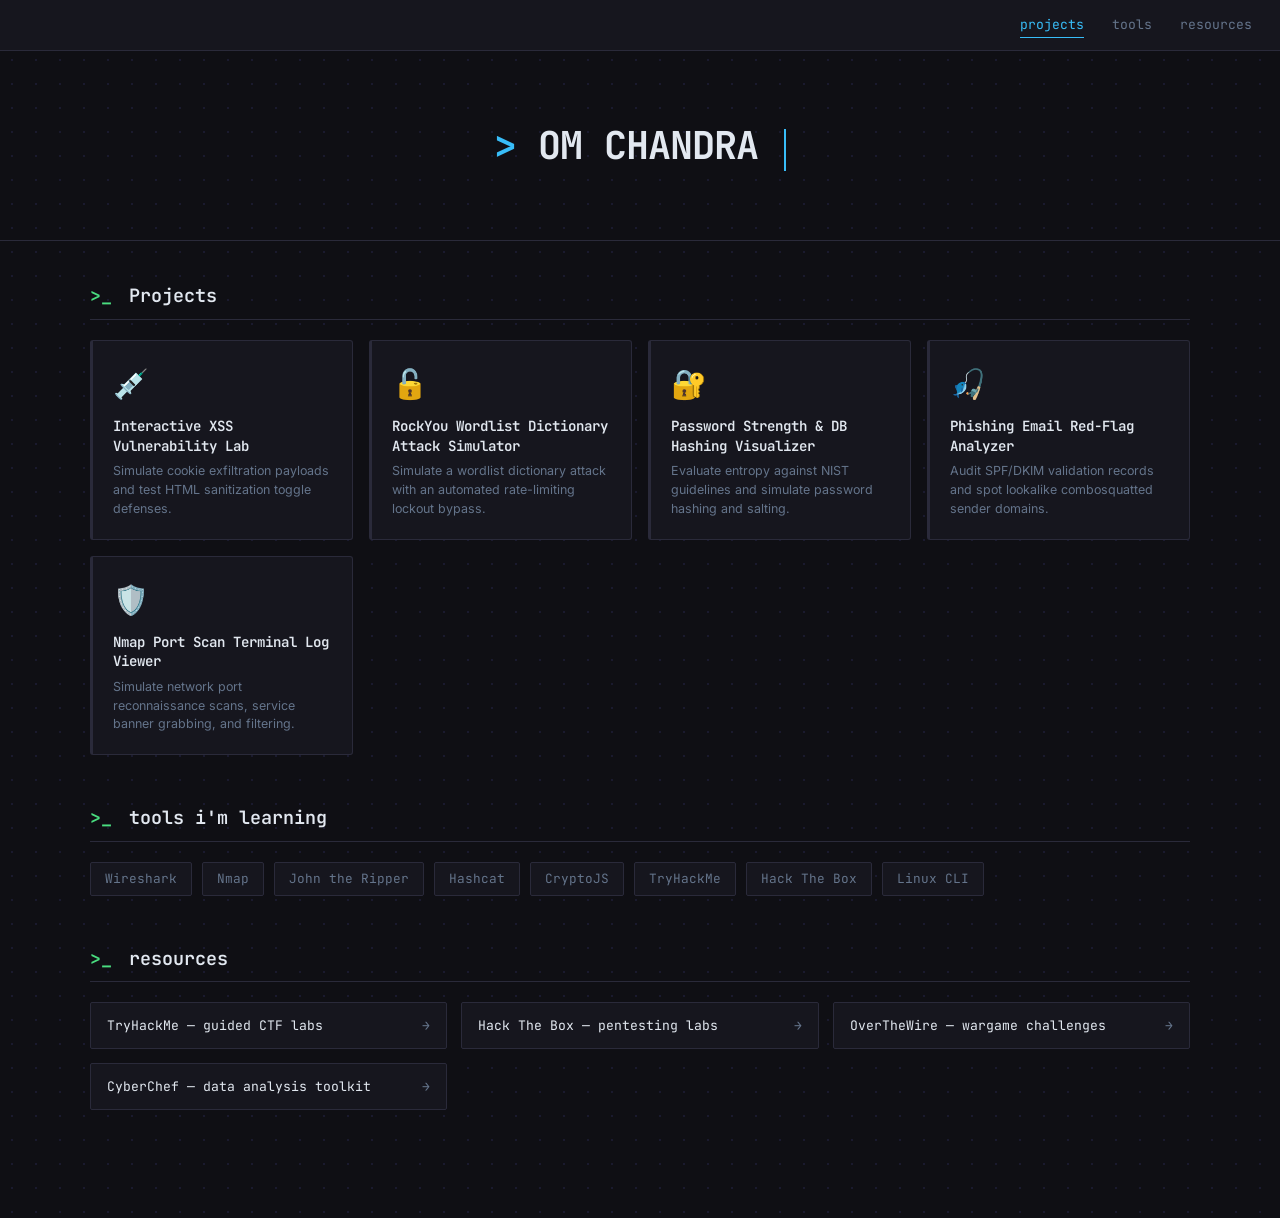
<file: index.html>
<!DOCTYPE html>
<html lang="en">
<head>
  <meta charset="UTF-8">
  <meta name="viewport" content="width=device-width, initial-scale=1.0">
  <meta name="author" content="Om Chandra">
  <meta name="description" content="Cybersecurity tools, write-ups, and learning resources — a student-built security hub.">
  <title>Cyber Security Hub</title>

  <!-- fonts — JetBrains Mono for code/headings, Inter for body -->
  <link rel="preconnect" href="https://fonts.googleapis.com">
  <link rel="preconnect" href="https://fonts.gstatic.com" crossorigin>
  <link href="https://fonts.googleapis.com/css2?family=Inter:wght@400;500;600&family=JetBrains+Mono:wght@400;500;700&display=swap" rel="stylesheet">

  <link rel="stylesheet" href="style.css">
</head>

<body>

  <!-- nav — styled like a terminal prompt bar -->
  <nav class="site-nav">
    <div class="nav-brand"></div>
    <div class="nav-links">
      <a href="#projects" class="active">projects</a>
      <a href="#tools">tools</a>
      <a href="#resources">resources</a>
    </div>
  </nav>

  <!-- hero -->
  <header class="hero">
    <h1>
      <span class="prompt">&gt;</span> OM CHANDRA <span class="cursor"></span>
    </h1>
    <p class="tagline"></p>
    <p class="credit"></p>
  </header>

  <main class="content">

    <!-- ===== PROJECTS ===== -->
    <section id="projects">
      <h2 class="section-heading">
        <span class="prompt">&gt;_</span> Projects
      </h2>

      <div class="project-grid">

        <a href="https://xss-lab-virid.vercel.app" class="project-card" target="_blank">
          <span class="card-icon">💉</span>
          <div class="card-title">Interactive XSS Vulnerability Lab</div>
          <div class="card-desc">Simulate cookie exfiltration payloads and test HTML sanitization toggle defenses.</div>
        </a>

        <a href="https://brute-six.vercel.app" class="project-card" target="_blank">
          <span class="card-icon">🔓</span>
          <div class="card-title">RockYou Wordlist Dictionary Attack Simulator</div>
          <div class="card-desc">Simulate a wordlist dictionary attack with an automated rate-limiting lockout bypass.</div>
        </a>

        <a href="https://password-checker-alpha-rose.vercel.app" class="project-card" target="_blank">
          <span class="card-icon">🔐</span>
          <div class="card-title">Password Strength &amp; DB Hashing Visualizer</div>
          <div class="card-desc">Evaluate entropy against NIST guidelines and simulate password hashing and salting.</div>
        </a>

        <a href="https://phising-analyzer-beta.vercel.app" class="project-card" target="_blank">
          <span class="card-icon">🎣</span>
          <div class="card-title">Phishing Email Red-Flag Analyzer</div>
          <div class="card-desc">Audit SPF/DKIM validation records and spot lookalike combosquatted sender domains.</div>
        </a>

        <a href="https://port-scanner-nu.vercel.app" class="project-card" target="_blank">
          <span class="card-icon">🛡️</span>
          <div class="card-title">Nmap Port Scan Terminal Log Viewer</div>
          <div class="card-desc">Simulate network port reconnaissance scans, service banner grabbing, and filtering.</div>
        </a>

      </div>
    </section>

    <!-- ===== TOOLS I'M LEARNING ===== -->
    <section id="tools">
      <h2 class="section-heading">
        <span class="prompt">&gt;_</span> tools i'm learning
      </h2>

      <ul class="tools-list">
        <li>Wireshark</li>
        <li>Nmap</li>
        <li>John the Ripper</li>
        <li>Hashcat</li>
        <li>CryptoJS</li>
        <li>TryHackMe</li>
        <li>Hack The Box</li>
        <li>Linux CLI</li>
      </ul>
    </section>

    <!-- ===== RESOURCES ===== -->
    <section id="resources">
      <h2 class="section-heading">
        <span class="prompt">&gt;_</span> resources
      </h2>

      <div class="resources-grid">
        <a href="https://tryhackme.com" target="_blank" class="resource-link">
          TryHackMe — guided CTF labs
          <span class="arrow">→</span>
        </a>
        <a href="https://www.hackthebox.com" target="_blank" class="resource-link">
          Hack The Box — pentesting labs
          <span class="arrow">→</span>
        </a>

        <a href="https://overthewire.org/wargames/" target="_blank" class="resource-link">
          OverTheWire — wargame challenges
          <span class="arrow">→</span>
        </a>
        <a href="https://cyberchef.org" target="_blank" class="resource-link">
          CyberChef — data analysis toolkit
          <span class="arrow">→</span>
        </a>
      </div>
    </section>

   

      </div>
    </section>

  </main>

 

</body>
</html>
</file>
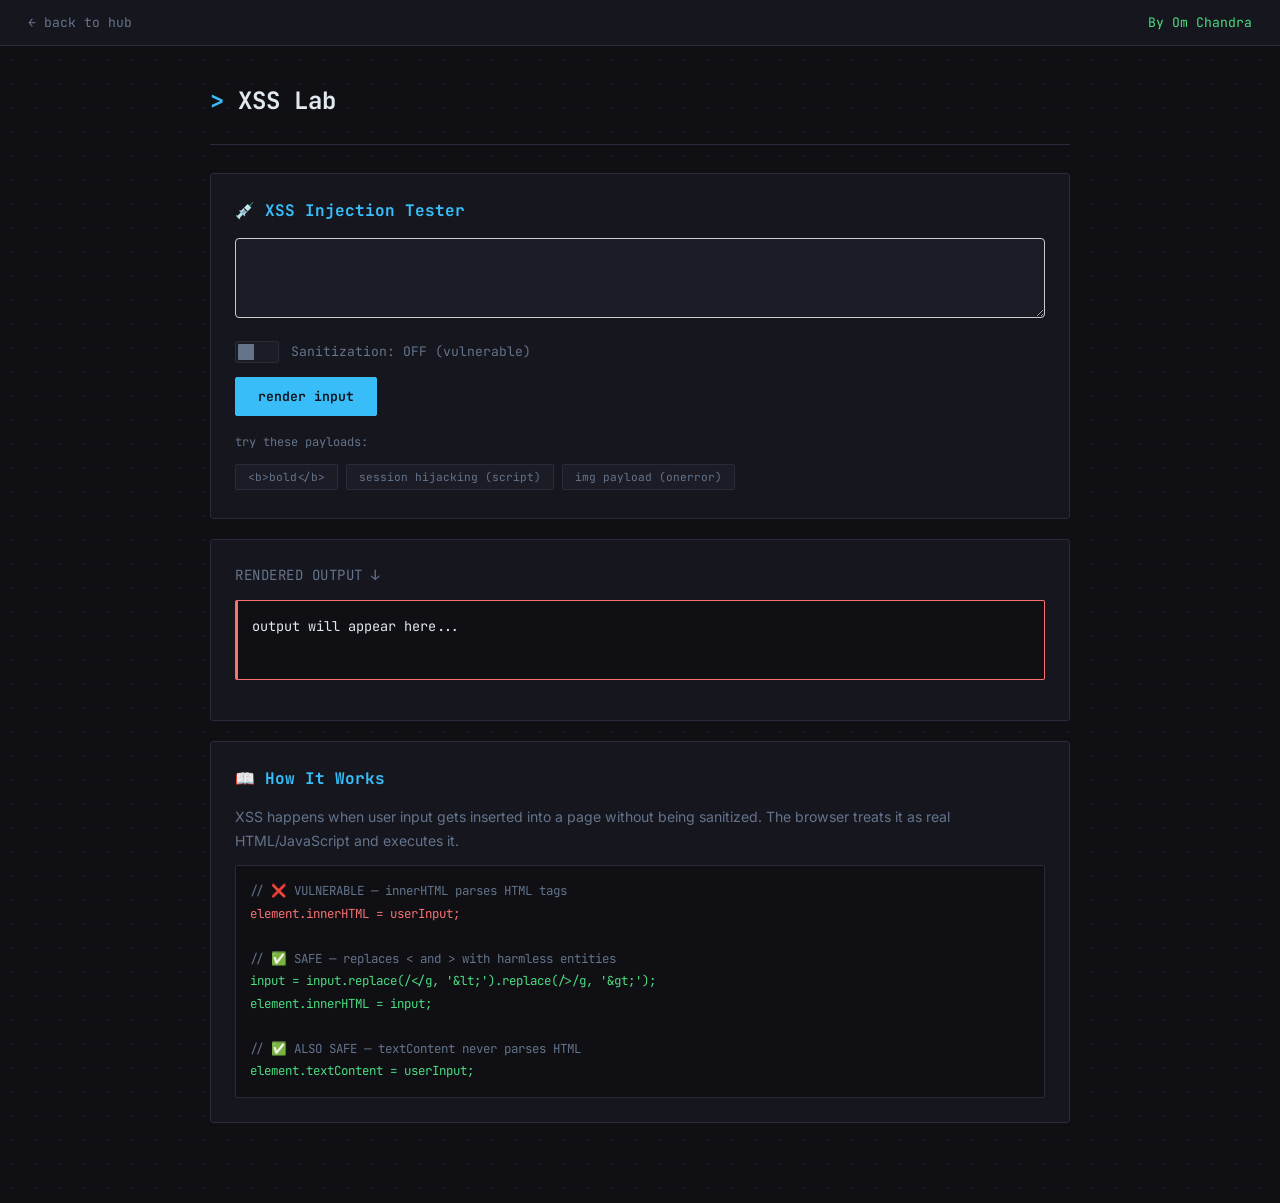
<file: index1.html>
<!DOCTYPE html>
<html lang="en">
<head>
  <meta charset="UTF-8">
  <meta name="viewport" content="width=device-width, initial-scale=1.0">
  <meta name="author" content="Om Chandra">
  <title>XSS Lab — Cross-Site Scripting Simulator</title>

  <link rel="preconnect" href="https://fonts.googleapis.com">
  <link rel="preconnect" href="https://fonts.gstatic.com" crossorigin>
  <link href="https://fonts.googleapis.com/css2?family=Inter:wght@400;500;600&family=JetBrains+Mono:wght@400;500;700&display=swap" rel="stylesheet">
  <link rel="stylesheet" href="style1.css">
</head>

<body>

  <nav class="site-nav">
    <a href="../index.html" class="nav-back">← back to hub</a>
    <span class="nav-title">By Om Chandra</span>
  </nav>

  <main class="page-wrap">

    <header class="page-header">
      <h1><span class="prompt">&gt;</span> XSS Lab</h1>
    </header>

  

    <!-- the lab -->
    <section class="card">
      <h2>💉 XSS Injection Tester</h2>
         <textarea id="xss-input" rows="5" placeholder="" style="width: 100%; font-family: 'JetBrains Mono', monospace; margin-bottom: 15px; padding: 10px; border-radius: 4px; border: 1px solid #ccc;"></textarea>

      <!-- sanitize toggle -->
      <div class="toggle-row">
        <label class="switch">
          <input type="checkbox" id="sanitize-toggle" onchange="updateToggleLabel()">
          <span class="slider"></span>
        </label>
        <span class="toggle-label" id="toggle-label">Sanitization: OFF (vulnerable)</span>
      </div>

      <button class="render-btn" onclick="renderOutput()">render input</button>

      <!-- quick payload buttons -->
      <p style="font-size: 0.75rem; color: var(--text-muted); font-family: 'JetBrains Mono', monospace; margin-bottom: 6px;">
        try these payloads:
      </p>
      <div class="samples">
        <button class="sample-btn" onclick="loadSample(0)">&lt;b&gt;bold&lt;/b&gt;</button>
        <button class="sample-btn" onclick="loadSample(1)">session hijacking (script)</button>
        <button class="sample-btn" onclick="loadSample(2)">img payload (onerror)</button>
        
        
      </div>
    </section>

    <!-- output -->
    <section class="card">
      <p class="output-label">rendered output ↓</p>
      <div class="vulnerable-output" id="xss-output">
        output will appear here...
      </div>
    </section>

    <!-- explanation -->
    <section class="card">
      <h2>📖 How It Works</h2>
      <p>
        XSS happens when user input gets inserted into a page without being sanitized.
        The browser treats it as real HTML/JavaScript and executes it.
      </p>

      <div class="code-block">
        <span class="comment">// ❌ VULNERABLE — innerHTML parses HTML tags</span><br>
        <span class="danger">element.innerHTML = userInput;</span><br><br>
        <span class="comment">// ✅ SAFE — replaces &lt; and &gt; with harmless entities</span><br>
        <span class="safe">input = input.replace(/&lt;/g, '&amp;lt;').replace(/&gt;/g, '&amp;gt;');</span><br>
        <span class="safe">element.innerHTML = input;</span><br><br>
        <span class="comment">// ✅ ALSO SAFE — textContent never parses HTML</span><br>
        <span class="safe">element.textContent = userInput;</span>
      </div>
    </section>

  </main>

  <script>

  // Sample XSS payloads for demonstration
  // In real web audits, we look for input entry points that lack validation
  const samples = [
    '<b>bold text works safely</b>',
    '<script>document.getElementById(\'xss-output\').innerHTML = \'Exfiltrating Cookie: session_id=\' + Math.random().toString(36).substring(2);<\/script>',
    '<img src=x onerror="alert(\'XSS executed via image onerror handler!\')">',
    '<h1 style="color:var(--accent-red); font-family:\'JetBrains Mono\'">DEFACED WEBSITE BY HACKER</h1>',
    '<iframe src="https://example.com" width="100%" height="80"></iframe>'
  ];

  function loadSample(index) {
    document.getElementById('xss-input').value = samples[index];
  }

  function renderOutput() {
    let input = document.getElementById('xss-input').value;
    let output = document.getElementById('xss-output');
    let sanitized = document.getElementById('sanitize-toggle').checked;

    if (sanitized) {
      // this is the fix — replace angle brackets with html entities
      // so the browser shows them as text instead of parsing them
      input = input.replace(/&/g, '&amp;')
                    .replace(/</g, '&lt;')
                    .replace(/>/g, '&gt;')
                    .replace(/"/g, '&quot;')
                    .replace(/'/g, '&#039;');
      output.innerHTML = input;
    } else {
      // This simulates a reflected XSS attack safely in the DOM.
      // innerHTML is literally the vulnerability because it parses tags.
      // But browsers block <script> from executing via innerHTML.
      // So we write explicit code to parse and run the script element, simulating the browser vulnerability!
      output.innerHTML = input;
      
      const scripts = output.getElementsByTagName('script');
      for (let s of scripts) {
        const newScript = document.createElement('script');
        newScript.textContent = s.textContent;
        document.body.appendChild(newScript);
        newScript.remove(); // Clean up tag, code already ran in DOM
      }
    }
  }

  function updateToggleLabel() {
    let on = document.getElementById('sanitize-toggle').checked;
    let label = document.getElementById('toggle-label');
    if (on) {
      label.textContent = 'Sanitization: ON (protected)';
      label.classList.add('active');
    } else {
      label.textContent = 'Sanitization: OFF (vulnerable)';
      label.classList.remove('active');
    }
  }

  </script>

</body>
</html>
</file>
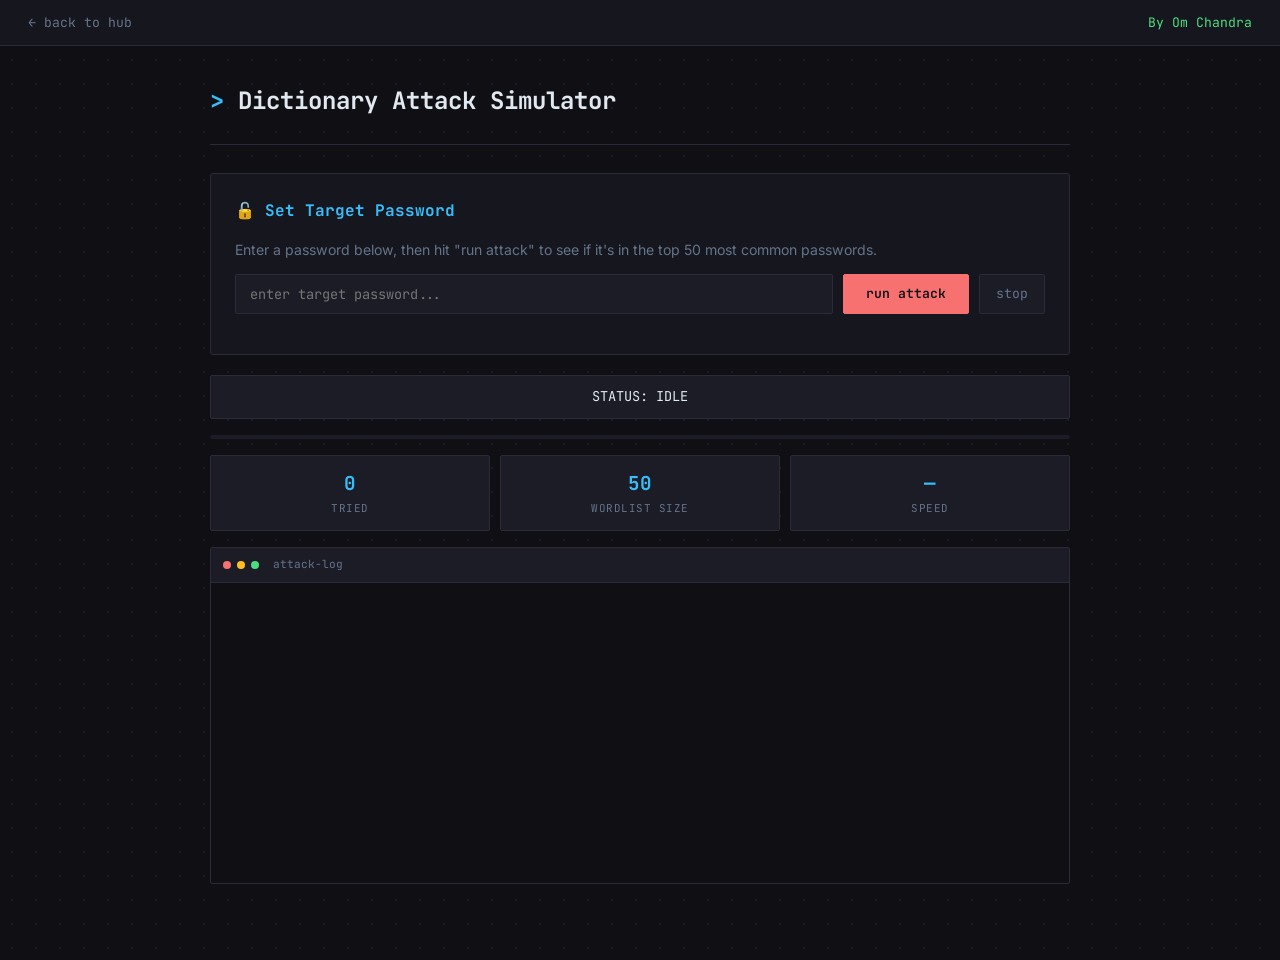
<file: index2.html>
<!DOCTYPE html>
<html lang="en">

<head>
  <meta charset="UTF-8">
  <meta name="viewport" content="width=device-width, initial-scale=1.0">
  <meta name="author" content="Om Chandra">
  <meta name="description" content="Dictionary attack simulator — see how common passwords get cracked in seconds.">
  <title>Brute Force Simulator — Dictionary Attack</title>

  <link rel="preconnect" href="https://fonts.googleapis.com">
  <link rel="preconnect" href="https://fonts.gstatic.com" crossorigin>
  <link
    href="https://fonts.googleapis.com/css2?family=Inter:wght@400;500;600&family=JetBrains+Mono:wght@400;500;700&display=swap"
    rel="stylesheet">
  <link rel="stylesheet" href="style2.css">
</head>

<body>

  <nav class="site-nav">
    <a href="../index.html" class="nav-back">← back to hub</a>
    <span class="nav-title">By Om Chandra</span>
  </nav>

  <main class="page-wrap">

    <header class="page-header">
      <h1><span class="prompt">&gt;</span> Dictionary Attack Simulator</h1>

    </header>

    <section class="card">
      <h2>🔓 Set Target Password</h2>
      <p>Enter a password below, then hit "run attack" to see if it's in the top 50 most common passwords.
      </p>

      <div class="input-row">
        <input type="text" id="target-password" placeholder="enter target password...">
        <button class="attack-btn" id="attack-btn" onclick="startAttack()">run attack</button>
        <button class="stop-btn" onclick="stopAttack()">stop</button>
      </div>
    </section>

    <!-- status -->
    <div class="status-bar" id="attack-status">
      STATUS: IDLE
    </div>

    <!-- progress -->
    <div class="progress-track">
      <div class="progress-fill" id="progress-bar"></div>
    </div>

    <!-- stats -->
    <div class="stats-grid">
      <div class="stat-box">
        <div class="val" id="stat-tried">0</div>
        <div class="lbl">Tried</div>
      </div>
      <div class="stat-box">
        <div class="val" id="stat-total">50</div>
        <div class="lbl">Wordlist Size</div>
      </div>
      <div class="stat-box">
        <div class="val" id="stat-speed">—</div>
        <div class="lbl">Speed</div>
      </div>
    </div>

    <!-- attack log -->
    <div class="log-terminal">
      <div class="terminal-bar">
        <span class="dot red"></span>
        <span class="dot yellow"></span>
        <span class="dot green"></span>
        <span class="label">attack-log</span>
      </div>
      <div class="log-body" id="attack-log">

      </div>
    </div>

  </main>

  <script>

    // Using the famous rockyou.txt list here because it's a security classic
    const wordlist = [
      '123456', 'password', '123456789', '12345678', '12345',
      '1234567', '1234567890', 'qwerty', 'abc123', 'password1',
      'million', '000000', 'iloveyou', 'aaron431', 'password123',
      'qqww1122', '123123', 'monkey', 'dragon', 'master',
      'qwertyuiop', 'login', 'princess', 'football', 'shadow',
      'sunshine', 'trustno1', 'letmein', '696969', 'batman',
      'charlie', 'donald', 'michael', 'starwars', 'admin',
      'welcome', 'hello', 'freedom', 'whatever', 'ninja',
      'mustang', 'access', 'flower', 'hottie', 'loveme',
      'amanda', 'zaq1zaq1', 'jesus', '654321', '!@#$%^&*'
    ];

    let attackTimeout = null;
    let currentIndex = 0;
    let attemptsCount = 0;
    let startTime = null;
    let target = "";

    function startAttack() {
      target = document.getElementById('target-password').value;
      if (!target) {
        alert('enter a target password first');
        return;
      }

      // reset tracking variables
      currentIndex = 0;
      attemptsCount = 0;
      startTime = Date.now();

      let log = document.getElementById('attack-log');
      let status = document.getElementById('attack-status');
      let progressBar = document.getElementById('progress-bar');

      log.innerHTML = '';
      progressBar.style.width = '0%';
      progressBar.classList.remove('found');

      status.textContent = 'STATUS: SCANNING...';
      status.style.color = '#fbbf24';

      document.getElementById('attack-btn').disabled = true;
      document.getElementById('stat-tried').textContent = '0';
      document.getElementById('stat-speed').textContent = '~12/s';

      log.innerHTML += '<p style="color: var(--accent-amber)">$ starting dictionary attack against target...</p>';
      log.innerHTML += '<p style="color: var(--text-muted)">$ wordlist loaded: 50 keys (rockyou.txt subset)</p><br>';

      // Start scanning using a recursive setTimeout pattern for dynamic timeouts (like rate limits!)
      runScanStep();
    }

    function runScanStep() {
      if (currentIndex >= wordlist.length) {
        let elapsed = ((Date.now() - startTime) / 1000).toFixed(2);
        let status = document.getElementById('attack-status');
        let log = document.getElementById('attack-log');

        status.textContent = 'STATUS: NO MATCH FOUND';
        status.style.color = '#f87171';
        log.innerHTML += `<br><p class="no-match">✗ password not in wordlist (${elapsed}s elapsed)</p>`;
        log.innerHTML += '<p style="color: var(--text-muted)">$ tip: if it is not in the top 50, that is already better than most users</p>';
        document.getElementById('attack-btn').disabled = false;
        return;
      }

      let attempt = wordlist[currentIndex];
      let match = attempt === target;

      attemptsCount++;
      document.getElementById('stat-tried').textContent = attemptsCount;

      // update progress percentage bar
      let pct = ((currentIndex + 1) / wordlist.length * 100).toFixed(0);
      document.getElementById('progress-bar').style.width = pct + '%';

      let log = document.getElementById('attack-log');
      let status = document.getElementById('attack-status');

      if (match) {
        // PASSWORD CRACKED!
        log.innerHTML += `<p class="match">✓ [${String(attemptsCount).padStart(2, '0')}] "${attempt}" ← PASSWORD FOUND!</p>`;
        document.getElementById('progress-bar').classList.add('found');

        let elapsed = ((Date.now() - startTime) / 1000).toFixed(2);
        status.textContent = `STATUS: CRACKED IN ${elapsed}s — "${attempt}"`;
        status.style.color = '#4ade80';

        log.innerHTML += `<br><p style="color: var(--accent-green)">$ cracked in ${elapsed} seconds</p>`;
        log.innerHTML += '<p style="color: var(--accent-amber)">$ this is why you do not use common passwords in your profiles!</p>';
        document.getElementById('attack-btn').disabled = false;
        return;
      }

      log.innerHTML += `<p class="attempt">[${String(attemptsCount).padStart(2, '0')}] trying "<span class="word">${attempt}</span>"</p>`;
      log.scrollTop = log.scrollHeight;

      currentIndex++;

      // Simulating rate limiting threshold: every 5 attempts, lockout security triggers!
      if (attemptsCount > 0 && attemptsCount % 5 === 0) {
        log.innerHTML += `<p style="color: var(--accent-red); font-weight: bold; margin: 4px 0;">[!] STATUS 429: Too Many Requests. Simulating a 2-second rate-limiting bypass...</p>`;
        log.scrollTop = log.scrollHeight;
        status.textContent = 'STATUS: 429 TOO MANY REQUESTS';
        status.style.color = '#f87171';
        document.getElementById('stat-speed').textContent = '0/s (Locked)';

        // Wait 2000ms (2 seconds) to simulate the server timeout lockout reset, then continue the scan
        attackTimeout = setTimeout(() => {
          status.textContent = 'STATUS: SCANNING...';
          status.style.color = '#fbbf24';
          document.getElementById('stat-speed').textContent = '~12/s';
          runScanStep();
        }, 2000);
      } else {
        // Normal attack cycle delay of 80ms
        attackTimeout = setTimeout(runScanStep, 80);
      }
    }

    function stopAttack() {
      if (attackTimeout) {
        clearTimeout(attackTimeout);
        attackTimeout = null;

        document.getElementById('attack-status').textContent = 'STATUS: STOPPED';
        document.getElementById('attack-status').style.color = '#f87171';
        document.getElementById('attack-log').innerHTML +=
          '<br><p style="color: var(--accent-red)">$ attack stopped by user</p>';
        document.getElementById('attack-btn').disabled = false;
      }
    }

    // TODO: Next step is learning Python scripting to automate this instead of using a JS interval loop

  </script>

</body>

</html>
</file>
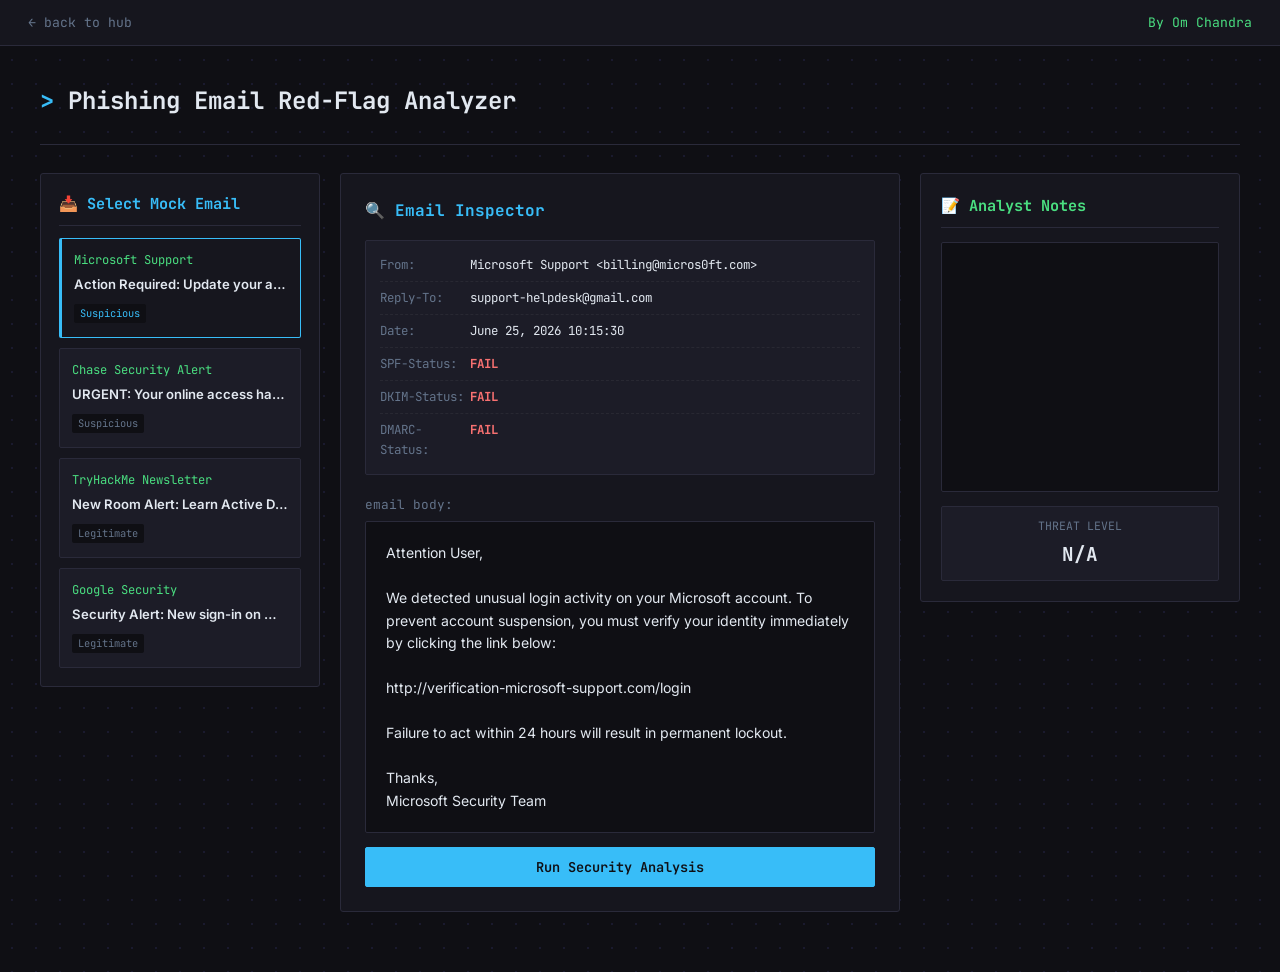
<file: index4.html>
<!DOCTYPE html>
<html lang="en">
<head>
  <meta charset="UTF-8">
  <meta name="viewport" content="width=device-width, initial-scale=1.0">
  <meta name="author" content="Om Chandra">
  <meta name="description" content="Phishing email header and technical indicator analyzer — inspect SPF, DKIM, and lookalike domains.">
  <title>Phishing Email Red-Flag Analyzer</title>

  <link rel="preconnect" href="https://fonts.googleapis.com">
  <link rel="preconnect" href="https://fonts.gstatic.com" crossorigin>
  <link href="https://fonts.googleapis.com/css2?family=Inter:wght@400;500;600&family=JetBrains+Mono:wght@400;500;700&display=swap" rel="stylesheet">
  <link rel="stylesheet" href="style4.css">
</head>

<body>

  <nav class="site-nav">
    <a href="../index.html" class="nav-back">← back to hub</a>
    <span class="nav-title">By Om Chandra</span>
  </nav>

  <main class="page-wrap">

    <header class="page-header">
      <h1><span class="prompt">&gt;</span> Phishing Email Red-Flag Analyzer</h1>
    </header>

    <div class="dashboard">
      
      <!-- INBOX SELECTION -->
      <aside class="inbox-card">
        <h2>📥 Select Mock Email</h2>
        <div class="email-list" id="email-list">
          <!-- Populated by JS -->
        </div>
      </aside>

      <!-- INSPECTION & ANALYSIS WORKSPACE -->
      <div class="workspace">
        
        <!-- Inspector Detail -->
        <section class="inspector-card">
          <h2>🔍 Email Inspector</h2>
          <p style="margin-bottom: 12px; font-size: 0.85rem; color: var(--text-muted);">
           
          </p>

          <div class="headers-table">
            <div class="header-row">
              <span class="header-lbl">From:</span>
              <span class="header-val" id="hdr-from">-</span>
            </div>
            <div class="header-row">
              <span class="header-lbl">Reply-To:</span>
              <span class="header-val" id="hdr-reply">-</span>
            </div>
            <div class="header-row">
              <span class="header-lbl">Date:</span>
              <span class="header-val" id="hdr-date">-</span>
            </div>
            <div class="header-row">
              <span class="header-lbl">SPF-Status:</span>
              <span class="header-val" id="hdr-spf">-</span>
            </div>
            <div class="header-row">
              <span class="header-lbl">DKIM-Status:</span>
              <span class="header-val" id="hdr-dkim">-</span>
            </div>
            <div class="header-row">
              <span class="header-lbl">DMARC-Status:</span>
              <span class="header-val" id="hdr-dmarc">-</span>
            </div>
          </div>

          <p style="font-size: 0.8rem; color: var(--text-muted); margin-bottom: 6px; font-family: 'JetBrains Mono', monospace;">
            email body:
          </p>
          <div class="email-body" id="email-body">
            Select an email from the inbox list to inspect...
          </div>

          <div class="analyze-action-row">
            <button class="analyze-btn" id="btn-analyze" onclick="runSecurityAnalysis()" disabled>
              Run Security Analysis
            </button>
          </div>
        </section>

        <!-- Analyst Notes -->
        <section class="analyst-card">
          <h2>📝 Analyst Notes</h2>
          <div class="analyst-log" id="analyst-log">
            <p style="color: var(--text-muted);">$ waiting for analysis to start...</p>
          </div>

          <div class="risk-meter">
            <div style="font-size: 0.72rem; color: var(--text-muted);">THREAT LEVEL</div>
            <div class="score" id="risk-score">N/A</div>
          </div>
        </section>

      </div>

    </div>

  </main>


  <script>
    // Mock emails list representing realistic scenarios we learn in TryHackMe
    const mockEmails = [
      {
        id: "email_1",
        senderName: "Microsoft Support",
        senderAddr: "billing@micros0ft.com", // Lookalike domain (0 instead of o)
        replyTo: "support-helpdesk@gmail.com", // Sketchy reply-to
        subject: "Action Required: Update your account billing details",
        date: "June 25, 2026 10:15:30",
        spf: "FAIL", // Sending IP is not authorized in Microsoft's real SPF
        dkim: "FAIL", // Signature doesn't match/invalid
        dmarc: "FAIL", // Alignment failed because SPF & DKIM failed
        body: "Attention User,\n\nWe detected unusual login activity on your Microsoft account. To prevent account suspension, you must verify your identity immediately by clicking the link below:\n\nhttp://verification-microsoft-support.com/login\n\nFailure to act within 24 hours will result in permanent lockout.\n\nThanks,\nMicrosoft Security Team",
        tag: "Suspicious"
      },
      {
        id: "email_2",
        senderName: "Chase Security Alert",
        senderAddr: "chase-alert-team@chase-security-update.net", // Sketchy domain
        replyTo: "chase-alert-team@chase-security-update.net",
        subject: "URGENT: Your online access has been locked",
        date: "June 24, 2026 14:02:11",
        spf: "NONE", // No SPF policy configured for this domain
        dkim: "NONE", // No DKIM signature found
        dmarc: "NONE",
        body: "Dear Customer,\n\nYour online banking access has been temporarily suspended due to multiple failed login attempts. We require you to confirm your card details and SSN to reactivate your online portal access.\n\nClick here to unlock your portal:\nhttps://chasebank-online-activation.net/portal\n\nDo not ignore this message.\n\nChase Fraud Prevention Department",
        tag: "Suspicious"
      },
      {
        id: "email_3",
        senderName: "TryHackMe Newsletter",
        senderAddr: "newsletter@tryhackme.com", // Real TryHackMe domain
        replyTo: "newsletter@tryhackme.com",
        subject: "New Room Alert: Learn Active Directory Exploitation!",
        date: "June 23, 2026 09:30:00",
        spf: "PASS", // Verified email sender IP
        dkim: "PASS", // Cryptographic DKIM matches
        dmarc: "PASS",
        body: "Hey Hacker!\n\nWe just launched a brand new room covering the basics of Active Directory, Kerberoasting, and domain controller auditing. Head over to the platform and start hackin'!\n\nKeep learning,\nThe TryHackMe Team",
        tag: "Legitimate"
      },
      {
        id: "email_4",
        senderName: "Google Security",
        senderAddr: "no-reply@accounts.google.com", // Real Google domain
        replyTo: "no-reply@accounts.google.com",
        subject: "Security Alert: New sign-in on Windows PC",
        date: "June 22, 2026 18:22:45",
        spf: "PASS",
        dkim: "PASS",
        dmarc: "PASS",
        body: "A new sign-in was detected on your Google account from a Windows machine located in Dallas, TX. If this was you, no action is needed. If you do not recognize this device, please secure your account immediately.\n\nBest,\nGoogle Account Security Team",
        tag: "Legitimate"
      }
    ];

    let selectedEmail = null;

    // Load list into sidebar
    function initInbox() {
      const listDiv = document.getElementById("email-list");
      listDiv.innerHTML = "";

      mockEmails.forEach(email => {
        const itemDiv = document.createElement("div");
        itemDiv.className = "email-item";
        itemDiv.id = `item-${email.id}`;
        
        // Using structural elements so the layout looks like a student hand-coded it
        itemDiv.innerHTML = `
          <div class="item-sender">${email.senderName}</div>
          <div class="item-subject">${email.subject}</div>
          <span class="item-tag">${email.tag}</span>
        `;
        
        itemDiv.onclick = () => selectEmail(email);
        listDiv.appendChild(itemDiv);
      });
    }

    // Handle email selection
    function selectEmail(email) {
      selectedEmail = email;

      // Update active state in UI list
      const items = document.querySelectorAll(".email-item");
      items.forEach(it => it.classList.remove("active"));
      document.getElementById(`item-${email.id}`).classList.add("active");

      // Populate headers in inspector
      document.getElementById("hdr-from").textContent = `${email.senderName} <${email.senderAddr}>`;
      document.getElementById("hdr-reply").textContent = email.replyTo;
      document.getElementById("hdr-date").textContent = email.date;
      
      const spfSpan = document.getElementById("hdr-spf");
      spfSpan.textContent = email.spf;
      spfSpan.className = "header-val " + getHeaderClass(email.spf);

      const dkimSpan = document.getElementById("hdr-dkim");
      dkimSpan.textContent = email.dkim;
      dkimSpan.className = "header-val " + getHeaderClass(email.dkim);

      const dmarcSpan = document.getElementById("hdr-dmarc");
      dmarcSpan.textContent = email.dmarc;
      dmarcSpan.className = "header-val " + getHeaderClass(email.dmarc);

      // Populate email body text
      document.getElementById("email-body").textContent = email.body;

      // Reset analysis log & enable analyze button
      const log = document.getElementById("analyst-log");
      log.innerHTML = `<p style="color: var(--text-muted);"></p>`;
      document.getElementById("risk-score").textContent = "N/A";
      document.getElementById("risk-score").className = "score";
      document.getElementById("btn-analyze").disabled = false;
    }

    function getHeaderClass(status) {
      if (status === "PASS") return "pass";
      if (status === "FAIL") return "fail";
      return "warning";
    }

    // Dynamic security analysis script mimicking a manual analyst audit
    function runSecurityAnalysis() {
      if (!selectedEmail) return;

      const log = document.getElementById("analyst-log");
      log.innerHTML = ""; // Clear current log

      log.innerHTML += `<p class="log-title">[SYSTEM] Initializing email header heuristic analysis...</p>`;
      
      let riskScore = 0; // Out of 10
      let details = [];

      // 1. Audit SPF, DKIM, and DMARC records
      // Real cybersecurity check: SPF tells us if the sending mail server was authorized by the domain's TXT records
      log.innerHTML += `<p>$ auditing authentication headers...</p>`;
      
      if (selectedEmail.spf === "FAIL") {
        log.innerHTML += `<p class="flag-red">[-] SPF Authentication: FAILED (IP address unauthorized to send mail for domain)</p>`;
        riskScore += 3;
      } else if (selectedEmail.spf === "NONE") {
        log.innerHTML += `<p class="flag-amber">[-] SPF Authentication: NONE (Domain lacks basic sender validation policy)</p>`;
        riskScore += 2;
      } else {
        log.innerHTML += `<p class="flag-green">[+] SPF Authentication: PASS (Sending server authorized)</p>`;
      }

      // DKIM verifies that the email contents weren't modified in transit using asymmetric cryptography public keys
      if (selectedEmail.dkim === "FAIL") {
        log.innerHTML += `<p class="flag-red">[-] DKIM Cryptographic Signature: FAILED (Verification broken/compromised)</p>`;
        riskScore += 3;
      } else if (selectedEmail.dkim === "NONE") {
        log.innerHTML += `<p class="flag-amber">[-] DKIM Cryptographic Signature: NONE (No digital signature present)</p>`;
        riskScore += 2;
      } else {
        log.innerHTML += `<p class="flag-green">[+] DKIM Cryptographic Signature: PASS (Digital signature is authentic)</p>`;
      }

      // DMARC aligns SPF & DKIM and dictates policies for failed mail
      if (selectedEmail.dmarc === "FAIL") {
        log.innerHTML += `<p class="flag-red">[-] DMARC Alignment: FAILED (Alignment checking failed)</p>`;
        riskScore += 1;
      } else if (selectedEmail.dmarc === "PASS") {
        log.innerHTML += `<p class="flag-green">[+] DMARC Alignment: PASS (Aligns with domain parameters)</p>`;
      }

      // 2. Lookalike Domain checking (Typosquatting/Combosquatting)
      // I learned from security write-ups that attackers use lookalike names to confuse targets
      log.innerHTML += `<p>$ auditing sender domain reputation...</p>`;
      
      const domain = selectedEmail.senderAddr.split('@')[1];
      
      // Let's check common lookalike flags sequentially
      if (domain.includes('0') || domain.includes('rn') || domain.includes('vv') || domain.includes('rnicrosoft')) {
        log.innerHTML += `<p class="flag-red">[-] TYPOSQUATTING ALERT: Detected lookalike characters (like 0 instead of o) in domain "${domain}"</p>`;
        riskScore += 3;
      } else if (domain.includes('chase-security') || domain.includes('verification-microsoft')) {
        log.innerHTML += `<p class="flag-amber">[-] COMBOSQUATTING ALERT: Sender domain uses a compound brand name "${domain}"</p>`;
        riskScore += 2;
      } else if (domain.endsWith('.net') && (domain.includes('chase') || domain.includes('support'))) {
        log.innerHTML += `<p class="flag-amber">[-] DOMAIN TLD EXPLOIT: Domain uses uncommon TLD (.net) for financial/tech brand</p>`;
        riskScore += 1;
      } else {
        log.innerHTML += `<p class="flag-green">[+] Sender domain "${domain}" appears to match standard naming conventions</p>`;
      }

      // 3. Sender / Reply-to mismatch check
      // Real phishing emails often have mismatching reply-to headers so they can capture user replies on standard accounts
      if (selectedEmail.replyTo !== selectedEmail.senderAddr) {
        log.innerHTML += `<p class="flag-red">[-] HEADER MISMATCH: Sender address doesn't match Reply-To address! (Replies redirected to: ${selectedEmail.replyTo})</p>`;
        riskScore += 2;
      }

      // 4. Body Content inspection
      // Checking for social engineering indicators: urgency, lockouts, credentials, and suspicious URLs
      log.innerHTML += `<p>$ auditing email content body...</p>`;
      const lowercaseBody = selectedEmail.body.toLowerCase();
      
      const urgentWords = ["urgent", "immediately", "action required", "hours", "lockout", "suspension", "verify your identity"];
      let urgentHits = 0;
      urgentWords.forEach(word => {
        if (lowercaseBody.includes(word)) urgentHits++;
      });

      if (urgentHits >= 3) {
        log.innerHTML += `<p class="flag-red">[-] SOCIAL ENGINEERING: High density of urgent/threatening language (${urgentHits} matches)</p>`;
        riskScore += 2;
      } else if (urgentHits > 0) {
        log.innerHTML += `<p class="flag-amber">[-] SOCIAL ENGINEERING: Subtle sense of urgency detected</p>`;
        riskScore += 1;
      }

      // Analyze hyperlinks in email body
      if (lowercaseBody.includes('http://') && !lowercaseBody.includes('https://')) {
        log.innerHTML += `<p class="flag-red">[-] UNENCRYPTED HYPERLINK: Contains unsafe plain HTTP links inside email body</p>`;
        riskScore += 2;
      }

      // Cap risk score at 10
      riskScore = Math.min(riskScore, 10);

      // Render Threat level in analyst meter
      const meter = document.getElementById("risk-score");
      meter.textContent = `${riskScore} / 10`;

      if (riskScore <= 2) {
        meter.className = "score low";
        log.innerHTML += `<p style="color: var(--accent-green); font-weight: bold; border-top: 1px solid var(--border); padding-top: 6px; margin-top: 8px;">[VERDICT] Safe. Minimal indicators detected.</p>`;
      } else if (riskScore <= 5) {
        meter.className = "score medium";
        log.innerHTML += `<p style="color: var(--accent-amber); font-weight: bold; border-top: 1px solid var(--border); padding-top: 6px; margin-top: 8px;">[VERDICT] Suspicious. Threat markers present. Verify sender manually.</p>`;
      } else {
        meter.className = "score high";
        log.innerHTML += `<p style="color: var(--accent-red); font-weight: bold; border-top: 1px solid var(--border); padding-top: 6px; margin-top: 8px;">[VERDICT] Critical. High probability of phishing/domain spoofing. Block sender immediately.</p>`;
      }

      // Auto scroll to bottom
      log.scrollTop = log.scrollHeight;
    }

    // Initialize the inbox list on page load
    initInbox();

    // Auto-select first email for better initial appearance
    selectEmail(mockEmails[0]);
  </script>

</body>
</html>
</file>
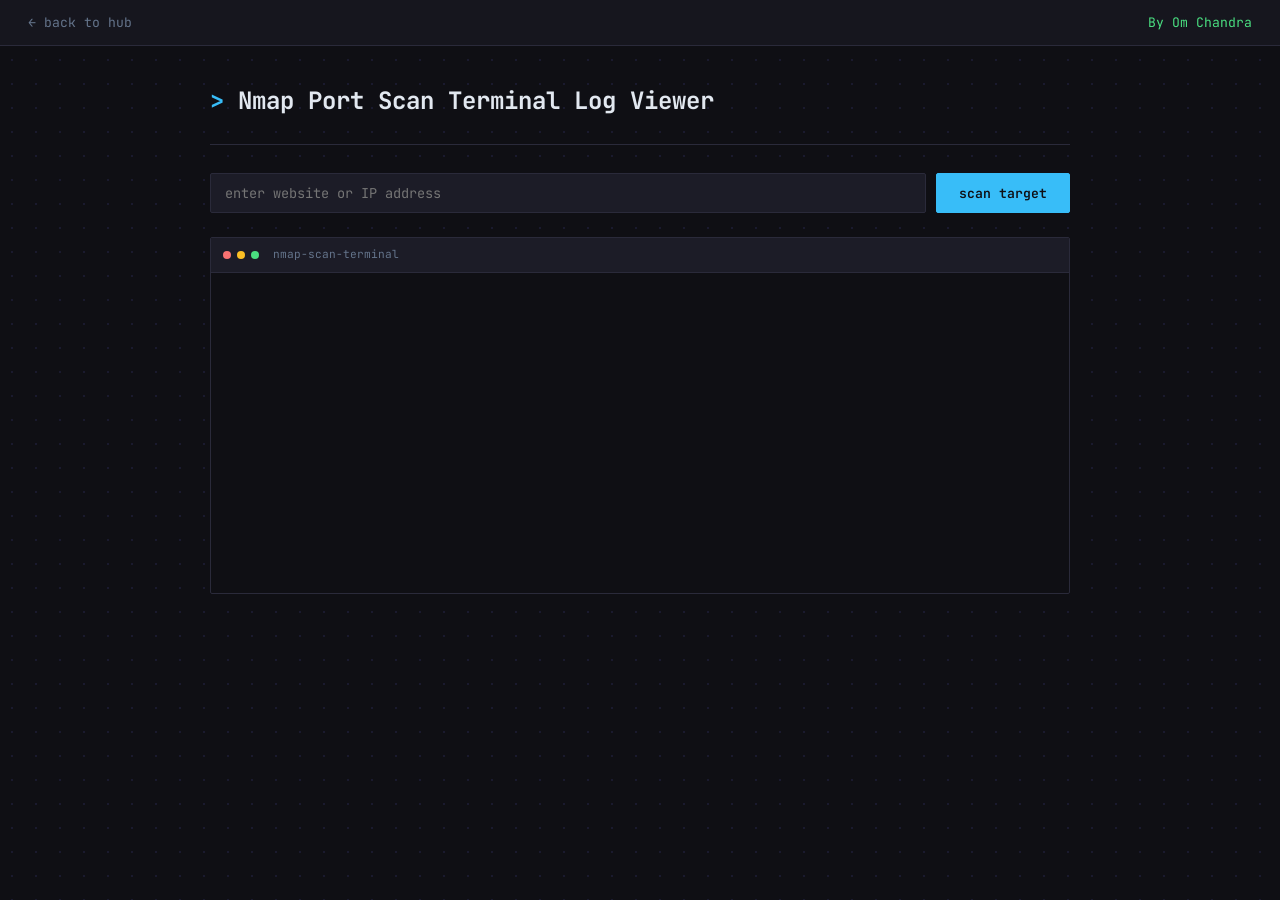
<file: index5.html>
<!DOCTYPE html>
<html lang="en">
<head>
  <meta charset="UTF-8">
  <meta name="viewport" content="width=device-width, initial-scale=1.0">
  <meta name="author" content="Om Chandra">
  <meta name="description" content="Educational port scanner simulator demonstrating common network ports.">
  <title>Port Scanner Simulator</title>

  <link rel="preconnect" href="https://fonts.googleapis.com">
  <link rel="preconnect" href="https://fonts.gstatic.com" crossorigin>
  <link href="https://fonts.googleapis.com/css2?family=Inter:wght@400;500;600&family=JetBrains+Mono:wght@400;500;700&display=swap" rel="stylesheet">
  <link rel="stylesheet" href="style5.css">
</head>

<body>

  <nav class="site-nav">
    <a href="../index.html" class="nav-back">← back to hub</a>
    <span class="nav-title"> By Om Chandra 
    </span>
  </nav>

  <main class="page-wrap">

    <header class="page-header">
      <h1><span class="prompt">&gt;</span> Nmap Port Scan Terminal Log Viewer</h1>
    
    </header>

    <!-- input -->
    <div class="input-row">
      <input type="text" id="target"
        placeholder="enter website or IP address">
      <button onclick="scanPorts()">scan target</button>
    </div>

    <!-- terminal output -->
    <div class="terminal">
      <div class="terminal-bar">
        <span class="dot red"></span>
        <span class="dot yellow"></span>
        <span class="dot green"></span>
        <span class="label">nmap-scan-terminal</span>
      </div>
      <div class="terminal-body" id="result" style="height: 320px; overflow-y: auto;">
        <p style="color: var(--text-muted); font-family: 'JetBrains Mono', monospace;"></p>
      </div>
    </div>

  </main>

  <script>
  // JSON array representing ports on target machine
  // Nmap probes these target ports to check for replies (syn/ack)
  const nmapPorts = [
    { "port": 21, "service": "FTP", "status": "closed", "banner": "" },
    { "port": 22, "service": "SSH", "status": "open", "banner": "OpenSSH 8.2p1 Ubuntu 4ubuntu0.5" },
    { "port": 23, "service": "Telnet", "status": "closed", "banner": "" },
    { "port": 25, "service": "SMTP", "status": "closed", "banner": "" },
    { "port": 53, "service": "DNS", "status": "closed", "banner": "" },
    { "port": 80, "service": "HTTP", "status": "open", "banner": "nginx 1.18.0" },
    { "port": 110, "service": "POP3", "status": "closed", "banner": "" },
    { "port": 143, "service": "IMAP", "status": "closed", "banner": "" },
    { "port": 443, "service": "HTTPS", "status": "open", "banner": "nginx 1.18.0 (SSL certificate valid)" },
    { "port": 3306, "service": "MySQL", "status": "open", "banner": "MySQL 5.7.33-0ubuntu0.20.04.1-log" },
    { "port": 8080, "service": "HTTP-Proxy", "status": "closed", "banner": "" }
  ];

  let scanTimeout = null;

  function scanPorts() {
    const target = document.getElementById("target").value;

    if (target.trim() === "") {
      alert("Please enter a target IP or domain.");
      return;
    }

    if (scanTimeout) {
      clearTimeout(scanTimeout);
    }

    const result = document.getElementById("result");
    result.innerHTML = '<p style="color: var(--accent-amber); font-family: \'JetBrains Mono\', monospace;">$ initiating nmap stealth scan (-sS -sV) against ' + target + '...</p>';

    // Build the Nmap log lines dynamically from our JSON port array
    const scanLines = [
      `Starting Nmap 7.92 ( https://nmap.org ) at 2026-06-25 11:41 EST`,
      `Nmap scan report for ${target} (${getRandomIP()})`,
      `Host is up (0.0048s latency).`,
    ];

    // Filter out closed ports count for summary info
    const closedPorts = nmapPorts.filter(p => p.status === "closed");
    scanLines.push(`Not shown: ${closedPorts.length} closed tcp ports (reset)`);
    
    // Header for active TCP ports table
    scanLines.push(`<span style="color: var(--accent-blue); font-weight: bold;">PORT      STATE  SERVICE    VERSION</span>`);

    // Parse the JSON array and print out open targets line-by-line
    nmapPorts.forEach(p => {
      if (p.status === "open") {
        const portStr = `${p.port}/tcp`.padEnd(9);
        const stateStr = p.status.padEnd(7);
        const svcStr = p.service.toLowerCase().padEnd(10);
        
        // Highlight open targets in terminal green
        scanLines.push(`<span style="color: var(--accent-green);">${portStr} ${stateStr} ${svcStr} ${p.banner}</span>`);
      }
    });

    scanLines.push(`Service Info: OS: Linux; CPE: cpe:/o:linux:linux_kernel`);
    scanLines.push(`<span style="color: var(--accent-green); font-weight: bold;">Nmap done: 1 IP address (1 host up) scanned in 1.45 seconds</span>`);

    let index = 0;

    // Output live scrolling terminal effect
    function printLogLine() {
      if (index >= scanLines.length) {
        return;
      }

      result.innerHTML += `<p style="font-family: 'JetBrains Mono', monospace; font-size: 0.82rem; margin-bottom: 4px; line-height: 1.4; color: var(--text-primary);">$ ${scanLines[index]}</p>`;
      index++;

      result.scrollTop = result.scrollHeight;
      scanTimeout = setTimeout(printLogLine, 220); // 220ms delay replicates the scanner waiting for responses
    }

    // Probing delay
    setTimeout(printLogLine, 800);
  }

  function getRandomIP() {
    return `192.168.1.${Math.floor(Math.random() * 254) + 1}`;
  }

  // TODO: Learn how raw sockets work in Python/Scapy so I can write a real port scanner instead of this web mockup!
  </script>

</body>
</html>
</file>
<file: style1.css>
/* ============================================
   xss lab — safe simulation of cross-site scripting
   shows how innerHTML is vulnerable and how to fix it
   ============================================ */

:root {
  --bg-deep: #0f0f14;
  --bg-surface: #16161e;
  --bg-elevated: #1c1c27;
  --border: #2a2a3a;
  --border-accent: #38bdf8;
  --text-primary: #e2e8f0;
  --text-muted: #64748b;
  --accent-blue: #38bdf8;
  --accent-green: #4ade80;
  --accent-red: #f87171;
  --accent-amber: #fbbf24;
}

*, *::before, *::after { margin: 0; padding: 0; box-sizing: border-box; }

body {
  font-family: 'Inter', system-ui, sans-serif;
  background-color: var(--bg-deep);
  color: var(--text-primary);
  min-height: 100vh;
  line-height: 1.6;
  background-image: radial-gradient(circle, #1a1a2e 1px, transparent 1px);
  background-size: 24px 24px;
}

.site-nav {
  display: flex; align-items: center; justify-content: space-between;
  padding: 12px 28px; border-bottom: 1px solid var(--border); background: var(--bg-surface);
}
.nav-back {
  font-family: 'JetBrains Mono', monospace; color: var(--text-muted);
  text-decoration: none; font-size: 0.82rem; transition: color 0.2s;
}
.nav-back:hover { color: var(--accent-blue); }
.nav-title { font-family: 'JetBrains Mono', monospace; color: var(--accent-green); font-size: 0.82rem; }

.page-wrap { width: 92%; max-width: 860px; margin: 0 auto; padding: 36px 0 60px; }

.page-header { margin-bottom: 28px; padding-bottom: 18px; border-bottom: 1px solid var(--border); }
.page-header h1 { font-family: 'JetBrains Mono', monospace; font-size: 1.5rem; font-weight: 700; margin-bottom: 6px; }
.page-header h1 .prompt { color: var(--accent-blue); }
.page-header .subtitle { color: var(--text-muted); font-size: 0.88rem; }

/* warning banner */
.warning-banner {
  padding: 12px 16px;
  background: rgba(251, 191, 36, 0.08);
  border: 1px solid var(--accent-amber);
  border-left: 3px solid var(--accent-amber);
  border-radius: 2px;
  font-family: 'JetBrains Mono', monospace;
  font-size: 0.78rem;
  color: var(--accent-amber);
  margin-bottom: 24px;
  line-height: 1.6;
}

.card {
  background: var(--bg-surface);
  border: 1px solid var(--border);
  border-radius: 3px;
  padding: 24px;
  margin-bottom: 20px;
}

.card h2 {
  font-family: 'JetBrains Mono', monospace;
  font-size: 1rem;
  color: var(--accent-blue);
  margin-bottom: 14px;
}

.card p {
  font-size: 0.88rem;
  color: var(--text-muted);
  line-height: 1.7;
  margin-bottom: 12px;
}

/* input */
textarea {
  width: 100%;
  height: 80px;
  padding: 12px 14px;
  background: var(--bg-elevated);
  color: var(--text-primary);
  border: 1px solid var(--border);
  border-radius: 2px;
  font-family: 'JetBrains Mono', monospace;
  font-size: 0.85rem;
  resize: vertical;
  outline: none;
  transition: border-color 0.2s;
  margin-bottom: 12px;
}
textarea:focus { border-color: var(--accent-blue); }

/* sanitize toggle */
.toggle-row {
  display: flex;
  align-items: center;
  gap: 12px;
  margin-bottom: 14px;
  font-family: 'JetBrains Mono', monospace;
  font-size: 0.82rem;
}

/* the toggle switch itself */
.switch {
  position: relative;
  width: 44px;
  height: 22px;
  flex-shrink: 0;
}

.switch input {
  opacity: 0;
  width: 0;
  height: 0;
}

.slider {
  position: absolute;
  cursor: pointer;
  top: 0; left: 0; right: 0; bottom: 0;
  background: var(--bg-elevated);
  border: 1px solid var(--border);
  border-radius: 2px;
  transition: 0.2s;
}

.slider:before {
  content: "";
  position: absolute;
  height: 16px;
  width: 16px;
  left: 2px;
  bottom: 2px;
  background: var(--text-muted);
  border-radius: 1px;
  transition: 0.2s;
}

input:checked + .slider {
  background: var(--accent-green);
  border-color: var(--accent-green);
}

input:checked + .slider:before {
  transform: translateX(22px);
  background: #0f0f14;
}

.toggle-label {
  color: var(--text-muted);
}
.toggle-label.active {
  color: var(--accent-green);
}

button.render-btn {
  padding: 10px 22px;
  background: var(--accent-blue);
  color: #0f0f14;
  border: 1px solid var(--accent-blue);
  border-radius: 2px;
  font-family: 'JetBrains Mono', monospace;
  font-size: 0.82rem;
  font-weight: 600;
  cursor: pointer;
  transition: background 0.15s;
  margin-bottom: 16px;
}
button.render-btn:hover { background: #2ca8e0; }

/* output areas */
.output-label {
  font-family: 'JetBrains Mono', monospace;
  font-size: 0.72rem;
  color: var(--text-muted);
  text-transform: uppercase;
  letter-spacing: 0.5px;
  margin-bottom: 6px;
}

.vulnerable-output {
  min-height: 80px;
  padding: 14px;
  background: var(--bg-deep);
  border: 1px solid var(--accent-red);
  border-left: 3px solid var(--accent-red);
  border-radius: 2px;
  font-family: 'JetBrains Mono', monospace;
  font-size: 0.85rem;
  line-height: 1.7;
  word-break: break-all;
  margin-bottom: 16px;
  color: var(--text-primary);
}

/* sample payloads */
.samples {
  margin-top: 8px;
}

.sample-btn {
  display: inline-block;
  padding: 5px 12px;
  margin: 4px 4px 4px 0;
  background: var(--bg-elevated);
  color: var(--text-muted);
  border: 1px solid var(--border);
  border-radius: 2px;
  font-family: 'JetBrains Mono', monospace;
  font-size: 0.7rem;
  cursor: pointer;
  transition: border-color 0.2s, color 0.2s;
}
.sample-btn:hover {
  border-color: var(--accent-red);
  color: var(--accent-red);
}

/* code block for explanation */
.code-block {
  background: var(--bg-deep);
  border: 1px solid var(--border);
  border-radius: 2px;
  padding: 14px;
  font-family: 'JetBrains Mono', monospace;
  font-size: 0.78rem;
  color: var(--accent-green);
  line-height: 1.8;
  overflow-x: auto;
  margin-top: 10px;
}

.code-block .comment { color: var(--text-muted); }
.code-block .danger { color: var(--accent-red); }
.code-block .safe { color: var(--accent-green); }

.site-footer {
  border-top: 1px solid var(--border);
  padding: 20px 28px; text-align: center;
  font-family: 'JetBrains Mono', monospace; font-size: 0.72rem;
  color: var(--text-muted); background: var(--bg-surface);
}
</file>
<file: style2.css>
/* ============================================
   brute force / dictionary attack simulator
   cycles through common passwords with a cool
   scanning animation
   ============================================ */

:root {
  --bg-deep: #0f0f14;
  --bg-surface: #16161e;
  --bg-elevated: #1c1c27;
  --border: #2a2a3a;
  --border-accent: #38bdf8;
  --text-primary: #e2e8f0;
  --text-muted: #64748b;
  --accent-blue: #38bdf8;
  --accent-green: #4ade80;
  --accent-red: #f87171;
  --accent-amber: #fbbf24;
}

*, *::before, *::after { margin: 0; padding: 0; box-sizing: border-box; }

body {
  font-family: 'Inter', system-ui, sans-serif;
  background-color: var(--bg-deep);
  color: var(--text-primary);
  min-height: 100vh;
  line-height: 1.6;
  background-image: radial-gradient(circle, #1a1a2e 1px, transparent 1px);
  background-size: 24px 24px;
}

.site-nav {
  display: flex; align-items: center; justify-content: space-between;
  padding: 12px 28px; border-bottom: 1px solid var(--border); background: var(--bg-surface);
}
.nav-back {
  font-family: 'JetBrains Mono', monospace; color: var(--text-muted);
  text-decoration: none; font-size: 0.82rem; transition: color 0.2s;
}
.nav-back:hover { color: var(--accent-blue); }
.nav-title { font-family: 'JetBrains Mono', monospace; color: var(--accent-green); font-size: 0.82rem; }

.page-wrap { width: 92%; max-width: 860px; margin: 0 auto; padding: 36px 0 60px; }

.page-header { margin-bottom: 28px; padding-bottom: 18px; border-bottom: 1px solid var(--border); }
.page-header h1 { font-family: 'JetBrains Mono', monospace; font-size: 1.5rem; font-weight: 700; margin-bottom: 6px; }
.page-header h1 .prompt { color: var(--accent-blue); }
.page-header .subtitle { color: var(--text-muted); font-size: 0.88rem; }

.card {
  background: var(--bg-surface);
  border: 1px solid var(--border);
  border-radius: 3px;
  padding: 24px;
  margin-bottom: 20px;
}

.card h2 {
  font-family: 'JetBrains Mono', monospace;
  font-size: 1rem;
  color: var(--accent-blue);
  margin-bottom: 14px;
}

.card p {
  font-size: 0.88rem;
  color: var(--text-muted);
  line-height: 1.7;
  margin-bottom: 12px;
}

/* input row */
.input-row {
  display: flex;
  gap: 10px;
  margin-bottom: 16px;
}

.input-row input {
  flex: 1;
  padding: 10px 14px;
  background: var(--bg-elevated);
  color: var(--text-primary);
  border: 1px solid var(--border);
  border-radius: 2px;
  font-family: 'JetBrains Mono', monospace;
  font-size: 0.85rem;
  outline: none;
  transition: border-color 0.2s;
}
.input-row input:focus { border-color: var(--accent-blue); }

button.attack-btn {
  padding: 10px 22px;
  background: var(--accent-red);
  color: #0f0f14;
  border: 1px solid var(--accent-red);
  border-radius: 2px;
  font-family: 'JetBrains Mono', monospace;
  font-size: 0.82rem;
  font-weight: 600;
  cursor: pointer;
  transition: background 0.15s;
  white-space: nowrap;
}
button.attack-btn:hover { background: #e55b5b; }
button.attack-btn:disabled {
  opacity: 0.5;
  cursor: not-allowed;
}

button.stop-btn {
  padding: 10px 16px;
  background: var(--bg-elevated);
  color: var(--text-muted);
  border: 1px solid var(--border);
  border-radius: 2px;
  font-family: 'JetBrains Mono', monospace;
  font-size: 0.82rem;
  cursor: pointer;
  transition: border-color 0.2s;
  white-space: nowrap;
}
button.stop-btn:hover { border-color: var(--accent-amber); color: var(--accent-amber); }

/* status indicator */
.status-bar {
  font-family: 'JetBrains Mono', monospace;
  font-size: 0.85rem;
  padding: 10px 14px;
  background: var(--bg-elevated);
  border: 1px solid var(--border);
  border-radius: 2px;
  margin-bottom: 16px;
  text-align: center;
}

/* progress bar */
.progress-track {
  width: 100%;
  height: 4px;
  background: var(--bg-elevated);
  border-radius: 2px;
  margin-bottom: 16px;
  overflow: hidden;
}

.progress-fill {
  height: 100%;
  width: 0%;
  background: var(--accent-red);
  transition: width 0.08s linear;
}
.progress-fill.found { background: var(--accent-green); }

/* attack log terminal */
.log-terminal {
  background: var(--bg-deep);
  border: 1px solid var(--border);
  border-radius: 2px;
  overflow: hidden;
  margin-bottom: 16px;
}

.terminal-bar {
  display: flex; align-items: center; gap: 6px;
  padding: 8px 12px; background: var(--bg-elevated);
  border-bottom: 1px solid var(--border);
}
.dot { width: 8px; height: 8px; border-radius: 50%; }
.dot.red { background: #f87171; }
.dot.yellow { background: #fbbf24; }
.dot.green { background: #4ade80; }
.terminal-bar .label {
  font-family: 'JetBrains Mono', monospace;
  font-size: 0.7rem; color: var(--text-muted); margin-left: 8px;
}

.log-body {
  padding: 12px 14px;
  font-family: 'JetBrains Mono', monospace;
  font-size: 0.75rem;
  line-height: 1.7;
  height: 300px;
  overflow-y: auto;
}

.log-body::-webkit-scrollbar { width: 6px; }
.log-body::-webkit-scrollbar-track { background: var(--bg-deep); }
.log-body::-webkit-scrollbar-thumb { background: var(--border); border-radius: 3px; }

.log-body .attempt { color: var(--text-muted); }
.log-body .attempt .word { color: var(--accent-amber); }
.log-body .match { color: var(--accent-green); font-weight: 700; }
.log-body .no-match { color: var(--accent-red); }

/* stats grid */
.stats-grid {
  display: grid;
  grid-template-columns: repeat(3, 1fr);
  gap: 10px;
  margin-bottom: 16px;
}

.stat-box {
  background: var(--bg-elevated);
  border: 1px solid var(--border);
  border-radius: 2px;
  padding: 12px;
  text-align: center;
}

.stat-box .val {
  font-family: 'JetBrains Mono', monospace;
  font-size: 1.2rem;
  font-weight: 700;
  color: var(--accent-blue);
}

.stat-box .lbl {
  font-family: 'JetBrains Mono', monospace;
  font-size: 0.68rem;
  color: var(--text-muted);
  text-transform: uppercase;
  letter-spacing: 0.5px;
  margin-top: 2px;
}

.site-footer {
  border-top: 1px solid var(--border);
  padding: 20px 28px; text-align: center;
  font-family: 'JetBrains Mono', monospace; font-size: 0.72rem;
  color: var(--text-muted); background: var(--bg-surface);
}
</file>
<file: style4.css>
/* ============================================
   phishing email analyzer — design stylesheet
   custom dashboard layout for inspecting headers
   ============================================ */

:root {
  --bg-deep: #0f0f14;
  --bg-surface: #16161e;
  --bg-elevated: #1c1c27;
  --border: #2a2a3a;
  --border-accent: #38bdf8;
  --text-primary: #e2e8f0;
  --text-muted: #64748b;
  --accent-blue: #38bdf8;
  --accent-green: #4ade80;
  --accent-red: #f87171;
  --accent-amber: #fbbf24;
}

*, *::before, *::after {
  margin: 0; padding: 0; box-sizing: border-box;
}

body {
  font-family: 'Inter', system-ui, sans-serif;
  background-color: var(--bg-deep);
  color: var(--text-primary);
  min-height: 100vh;
  line-height: 1.6;
  background-image: radial-gradient(circle, #1a1a2e 1px, transparent 1px);
  background-size: 24px 24px;
}

.site-nav {
  display: flex;
  align-items: center;
  justify-content: space-between;
  padding: 12px 28px;
  border-bottom: 1px solid var(--border);
  background: var(--bg-surface);
}

.nav-back {
  font-family: 'JetBrains Mono', monospace;
  color: var(--text-muted);
  text-decoration: none;
  font-size: 0.82rem;
  transition: color 0.2s;
}
.nav-back:hover { color: var(--accent-blue); }

.nav-title {
  font-family: 'JetBrains Mono', monospace;
  color: var(--accent-green);
  font-size: 0.82rem;
}

.page-wrap {
  width: 95%;
  max-width: 1200px;
  margin: 0 auto;
  padding: 36px 0 60px;
}

.page-header {
  margin-bottom: 28px;
  padding-bottom: 18px;
  border-bottom: 1px solid var(--border);
}

.page-header h1 {
  font-family: 'JetBrains Mono', monospace;
  font-size: 1.5rem;
  font-weight: 700;
  margin-bottom: 6px;
}
.page-header h1 .prompt { color: var(--accent-blue); }

.page-header .subtitle {
  color: var(--text-muted);
  font-size: 0.88rem;
}

/* Dashboard Layout */
.dashboard {
  display: grid;
  grid-template-columns: 280px 1fr;
  gap: 20px;
  align-items: start;
}

.inbox-card {
  background: var(--bg-surface);
  border: 1px solid var(--border);
  border-radius: 3px;
  padding: 18px;
}

.inbox-card h2 {
  font-family: 'JetBrains Mono', monospace;
  font-size: 0.95rem;
  color: var(--accent-blue);
  margin-bottom: 12px;
  border-bottom: 1px solid var(--border);
  padding-bottom: 8px;
}

.email-list {
  display: flex;
  flex-direction: column;
  gap: 10px;
}

.email-item {
  background: var(--bg-elevated);
  border: 1px solid var(--border);
  border-radius: 2px;
  padding: 12px;
  cursor: pointer;
  transition: border-color 0.2s, background 0.15s;
  text-align: left;
}

.email-item:hover {
  border-color: var(--border-accent);
}

.email-item.active {
  border-left: 3px solid var(--accent-blue);
  border-color: var(--border-accent);
  background: var(--bg-surface);
}

.email-item .item-sender {
  font-family: 'JetBrains Mono', monospace;
  font-size: 0.76rem;
  color: var(--accent-green);
  margin-bottom: 4px;
  white-space: nowrap;
  overflow: hidden;
  text-overflow: ellipsis;
}

.email-item .item-subject {
  font-size: 0.82rem;
  font-weight: 600;
  color: var(--text-primary);
  margin-bottom: 4px;
  white-space: nowrap;
  overflow: hidden;
  text-overflow: ellipsis;
}

.email-item .item-tag {
  font-family: 'JetBrains Mono', monospace;
  font-size: 0.65rem;
  display: inline-block;
  padding: 1px 6px;
  border-radius: 2px;
  background: var(--bg-deep);
  color: var(--text-muted);
}

.email-item.active .item-tag {
  color: var(--accent-blue);
}

/* Workspace panel */
.workspace {
  display: grid;
  grid-template-columns: 1fr 320px;
  gap: 20px;
  align-items: start;
}

@media (max-width: 1000px) {
  .dashboard {
    grid-template-columns: 1fr;
  }
  .workspace {
    grid-template-columns: 1fr;
  }
}

.inspector-card {
  background: var(--bg-surface);
  border: 1px solid var(--border);
  border-radius: 3px;
  padding: 24px;
}

.inspector-card h2 {
  font-family: 'JetBrains Mono', monospace;
  font-size: 1rem;
  color: var(--accent-blue);
  margin-bottom: 16px;
}

/* Headers box */
.headers-table {
  background: var(--bg-elevated);
  border: 1px solid var(--border);
  border-radius: 2px;
  padding: 14px;
  font-family: 'JetBrains Mono', monospace;
  font-size: 0.78rem;
  margin-bottom: 20px;
}

.header-row {
  display: flex;
  margin-bottom: 6px;
  border-bottom: 1px dashed rgba(255, 255, 255, 0.05);
  padding-bottom: 6px;
}
.header-row:last-child {
  margin-bottom: 0;
  border-bottom: none;
  padding-bottom: 0;
}

.header-lbl {
  width: 90px;
  color: var(--text-muted);
  flex-shrink: 0;
}

.header-val {
  color: var(--text-primary);
  word-break: break-all;
}

.header-val.pass { color: var(--accent-green); }
.header-val.fail { color: var(--accent-red); font-weight: bold; }
.header-val.warning { color: var(--accent-amber); }

/* Email content area */
.email-body {
  background: var(--bg-deep);
  border: 1px solid var(--border);
  border-radius: 2px;
  padding: 20px;
  font-size: 0.88rem;
  color: var(--text-primary);
  min-height: 180px;
  white-space: pre-wrap;
}

/* Analyst Notes Panel */
.analyst-card {
  background: var(--bg-surface);
  border: 1px solid var(--border);
  border-radius: 3px;
  padding: 20px;
  display: flex;
  flex-direction: column;
}

.analyst-card h2 {
  font-family: 'JetBrains Mono', monospace;
  font-size: 0.95rem;
  color: var(--accent-green);
  margin-bottom: 14px;
  border-bottom: 1px solid var(--border);
  padding-bottom: 8px;
}

.analyst-log {
  background: var(--bg-deep);
  border: 1px solid var(--border);
  border-radius: 2px;
  padding: 14px;
  font-family: 'JetBrains Mono', monospace;
  font-size: 0.76rem;
  color: var(--text-muted);
  min-height: 250px;
  max-height: 400px;
  overflow-y: auto;
  line-height: 1.5;
}

.analyst-log p {
  margin-bottom: 8px;
}

.analyst-log p:last-child {
  margin-bottom: 0;
}

.analyst-log .log-title {
  color: var(--accent-blue);
  border-bottom: 1px solid var(--border);
  padding-bottom: 4px;
  margin-bottom: 8px;
}

.analyst-log .flag-red {
  color: var(--accent-red);
}

.analyst-log .flag-amber {
  color: var(--accent-amber);
}

.analyst-log .flag-green {
  color: var(--accent-green);
}

.risk-meter {
  margin-top: 14px;
  padding: 10px 14px;
  background: var(--bg-elevated);
  border: 1px solid var(--border);
  border-radius: 2px;
  text-align: center;
  font-family: 'JetBrains Mono', monospace;
}

.risk-meter .score {
  font-size: 1.2rem;
  font-weight: 700;
  margin-top: 4px;
}

.risk-meter .score.low { color: var(--accent-green); }
.risk-meter .score.medium { color: var(--accent-amber); }
.risk-meter .score.high { color: var(--accent-red); }

.analyze-action-row {
  margin-top: 14px;
}

.analyze-btn {
  width: 100%;
  background: var(--accent-blue);
  color: #0f0f14;
  border: 1px solid var(--accent-blue);
  font-family: 'JetBrains Mono', monospace;
  font-size: 0.85rem;
  font-weight: 600;
  padding: 10px;
  border-radius: 2px;
  cursor: pointer;
  transition: background 0.15s;
}

.analyze-btn:hover {
  background: #2ca8e0;
}

.site-footer {
  border-top: 1px solid var(--border);
  padding: 20px 28px;
  text-align: center;
  font-family: 'JetBrains Mono', monospace;
  font-size: 0.72rem;
  color: var(--text-muted);
  background: var(--bg-surface);
  margin-top: 40px;
}
</file>
<file: style5.css>
/* ============================================
   port scanner simulator
   part of om's cybersec toolkit
   
   simulates nmap-style port scanning output
   with a terminal-window result area
   ============================================ */

/* ---- tokens ---- */
:root {
  --bg-deep: #0f0f14;
  --bg-surface: #16161e;
  --bg-elevated: #1c1c27;
  --border: #2a2a3a;
  --border-accent: #38bdf8;
  --text-primary: #e2e8f0;
  --text-muted: #64748b;
  --accent-blue: #38bdf8;
  --accent-green: #4ade80;
  --accent-red: #f87171;
  --accent-amber: #fbbf24;
}

/* ---- reset ---- */
*, *::before, *::after {
  margin: 0;
  padding: 0;
  box-sizing: border-box;
}

body {
  font-family: 'Inter', system-ui, sans-serif;
  background-color: var(--bg-deep);
  color: var(--text-primary);
  min-height: 100vh;
  line-height: 1.6;
  background-image: radial-gradient(circle, #1a1a2e 1px, transparent 1px);
  background-size: 24px 24px;
}

/* ---- nav ---- */
.site-nav {
  display: flex;
  align-items: center;
  justify-content: space-between;
  padding: 12px 28px;
  border-bottom: 1px solid var(--border);
  background: var(--bg-surface);
}

.nav-back {
  font-family: 'JetBrains Mono', monospace;
  color: var(--text-muted);
  text-decoration: none;
  font-size: 0.82rem;
  transition: color 0.2s;
}

.nav-back:hover {
  color: var(--accent-blue);
}

.nav-title {
  font-family: 'JetBrains Mono', monospace;
  color: var(--accent-green);
  font-size: 0.82rem;
}

/* ---- page layout ---- */
.page-wrap {
  width: 92%;
  max-width: 860px;
  margin: 0 auto;
  padding: 36px 0 60px;
}

.page-header {
  margin-bottom: 28px;
  padding-bottom: 18px;
  border-bottom: 1px solid var(--border);
}

.page-header h1 {
  font-family: 'JetBrains Mono', monospace;
  font-size: 1.5rem;
  font-weight: 700;
  margin-bottom: 6px;
}

.page-header h1 .prompt {
  color: var(--accent-blue);
}

.page-header .subtitle {
  color: var(--text-muted);
  font-size: 0.88rem;
}

/* ---- input row ---- */
/* side-by-side input + button, like a CLI prompt */
.input-row {
  display: flex;
  gap: 10px;
  margin-bottom: 24px;
}

.input-row input {
  flex: 1;
  padding: 10px 14px;
  background: var(--bg-elevated);
  color: var(--text-primary);
  border: 1px solid var(--border);
  border-radius: 2px;
  font-family: 'JetBrains Mono', monospace;
  font-size: 0.85rem;
  outline: none;
  transition: border-color 0.2s;
}

.input-row input:focus {
  border-color: var(--accent-blue);
}

.input-row button {
  padding: 10px 22px;
  background: var(--accent-blue);
  color: #0f0f14;
  border: 1px solid var(--accent-blue);
  border-radius: 2px;
  font-family: 'JetBrains Mono', monospace;
  font-size: 0.82rem;
  font-weight: 600;
  cursor: pointer;
  transition: background 0.15s;
  white-space: nowrap;
}

.input-row button:hover {
  background: #2ca8e0;
}

/* ---- terminal output window ---- */
/* styled to look like a real terminal emulator */
.terminal {
  background: var(--bg-deep);
  border: 1px solid var(--border);
  border-radius: 2px;
  overflow: hidden;
}

.terminal-bar {
  display: flex;
  align-items: center;
  gap: 6px;
  padding: 8px 12px;
  background: var(--bg-elevated);
  border-bottom: 1px solid var(--border);
}

.terminal-bar .dot {
  width: 8px;
  height: 8px;
  border-radius: 50%;
}

.terminal-bar .dot.red { background: #f87171; }
.terminal-bar .dot.yellow { background: #fbbf24; }
.terminal-bar .dot.green { background: #4ade80; }

.terminal-bar .label {
  font-family: 'JetBrains Mono', monospace;
  font-size: 0.7rem;
  color: var(--text-muted);
  margin-left: 8px;
}

.terminal-body {
  padding: 16px;
  font-family: 'JetBrains Mono', monospace;
  font-size: 0.82rem;
  line-height: 1.8;
  min-height: 240px;
}

/* port status colors */
.terminal-body .port-open {
  color: var(--accent-green);
}

.terminal-body .port-closed {
  color: var(--accent-red);
}

.terminal-body h3 {
  font-size: 0.9rem;
  color: var(--accent-blue);
  margin-bottom: 10px;
}

.terminal-body p {
  margin-bottom: 4px;
}

.terminal-body .note {
  color: var(--text-muted);
  font-size: 0.78rem;
  margin-top: 14px;
  padding-top: 10px;
  border-top: 1px solid var(--border);
}

/* ---- footer ---- */
.site-footer {
  border-top: 1px solid var(--border);
  padding: 20px 28px;
  text-align: center;
  font-family: 'JetBrains Mono', monospace;
  font-size: 0.72rem;
  color: var(--text-muted);
  background: var(--bg-surface);
}
</file>
<file: style.css>
/* ============================================
   cybersec hub — main stylesheet
   hand-coded css, no frameworks, no tailwind
   
   uses css custom props for the color system
   so the whole palette can be tweaked from one spot
   
   fonts: JetBrains Mono (headings/code/nav)
          Inter (body text/descriptions)
   ============================================ */

/* ---- color tokens ---- */
:root {
  --bg-deep: #0f0f14;
  --bg-surface: #16161e;
  --bg-elevated: #1c1c27;

  --border: #2a2a3a;
  --border-accent: #38bdf8;

  --text-primary: #e2e8f0;
  --text-muted: #64748b;

  --accent-blue: #38bdf8;
  --accent-green: #4ade80;
  --accent-red: #f87171;
  --accent-amber: #fbbf24;
}

/* ---- reset ---- */
/* minimal reset — just enough to kill browser defaults */
*,
*::before,
*::after {
  margin: 0;
  padding: 0;
  box-sizing: border-box;
}

html {
  scroll-behavior: smooth;
}

body {
  font-family: 'Inter', system-ui, -apple-system, sans-serif;
  background-color: var(--bg-deep);
  color: var(--text-primary);
  min-height: 100vh;
  line-height: 1.6;

  /* dot-grid overlay — gives it that graph-paper / hacker-lab feel
     without being obnoxious. the dots are barely visible. */
  background-image: radial-gradient(
    circle,
    #1a1a2e 1px,
    transparent 1px
  );
  background-size: 24px 24px;
}

/* ---- top nav ---- */
/* styled to look like a terminal prompt bar */
.site-nav {
  display: flex;
  align-items: center;
  justify-content: space-between;
  padding: 12px 28px;
  border-bottom: 1px solid var(--border);
  background: var(--bg-surface);
  position: sticky;
  top: 0;
  z-index: 100;
}

.nav-brand {
  font-family: 'JetBrains Mono', monospace;
  color: var(--accent-green);
  font-size: 0.9rem;
  letter-spacing: -0.3px;
  /* the green prompt gives it that terminal identity */
}

.nav-links {
  display: flex;
  gap: 28px;
}

.nav-links a {
  font-family: 'JetBrains Mono', monospace;
  color: var(--text-muted);
  text-decoration: none;
  font-size: 0.82rem;
  padding: 2px 0;
  border-bottom: 1px solid transparent;
  transition: color 0.2s ease, border-color 0.2s ease;
}

.nav-links a:hover,
.nav-links a.active {
  color: var(--accent-blue);
  border-bottom-color: var(--accent-blue);
}

/* ---- hero / header section ---- */
.hero {
  text-align: center;
  padding: 64px 24px 48px;
  border-bottom: 1px solid var(--border);
}

.hero h1 {
  font-family: 'JetBrains Mono', monospace;
  font-size: 2.4rem;
  font-weight: 700;
  color: var(--text-primary);
  margin-bottom: 8px;
  letter-spacing: -1px;
}

/* the accent color on the prompt character */
.hero h1 .prompt {
  color: var(--accent-blue);
}

/* blinking cursor — the one flashy thing i'll allow myself */
.hero h1 .cursor {
  display: inline-block;
  width: 2px;
  height: 1.1em;
  background: var(--accent-blue);
  margin-left: 4px;
  vertical-align: text-bottom;
  animation: blink 1s step-end infinite;
}

@keyframes blink {
  50% { opacity: 0; }
}

.hero .tagline {
  color: var(--text-muted);
  font-size: 1rem;
  margin-top: 4px;
}

.hero .credit {
  font-family: 'JetBrains Mono', monospace;
  color: var(--text-muted);
  font-size: 0.75rem;
  margin-top: 16px;
  opacity: 0.6;
}

/* ---- main content wrapper ---- */
.content {
  width: 92%;
  max-width: 1100px;
  margin: 0 auto;
  padding: 40px 0 60px;
}

/* ---- section headings ---- */
/* every section heading gets the >_ prompt prefix for that terminal vibe */
.section-heading {
  font-family: 'JetBrains Mono', monospace;
  font-size: 1.15rem;
  font-weight: 600;
  color: var(--text-primary);
  margin-bottom: 20px;
  padding-bottom: 8px;
  border-bottom: 1px solid var(--border);
}

.section-heading .prompt {
  color: var(--accent-green);
  margin-right: 6px;
}

/* ---- project card grid ---- */
.project-grid {
  display: grid;
  grid-template-columns: repeat(auto-fill, minmax(240px, 1fr));
  gap: 16px;
  margin-bottom: 48px;
}

.project-card {
  display: block;
  text-decoration: none;
  color: var(--text-primary);
  background: var(--bg-surface);
  border: 1px solid var(--border);
  /* sharp corners feel more 'terminal' than rounded cards */
  border-radius: 3px;
  padding: 20px;
  border-left: 3px solid var(--border);
  transition: border-color 0.2s ease, background-color 0.15s ease;
}

.project-card:hover {
  border-color: var(--border-accent);
  border-left-color: var(--accent-blue);
  background: var(--bg-elevated);
}

.project-card .card-icon {
  font-size: 1.8rem;
  margin-bottom: 10px;
  display: block;
}

.project-card .card-title {
  font-family: 'JetBrains Mono', monospace;
  font-size: 0.88rem;
  font-weight: 600;
  line-height: 1.4;
  margin-bottom: 6px;
}

.project-card .card-desc {
  font-size: 0.78rem;
  color: var(--text-muted);
  line-height: 1.5;
}

/* ---- tools list ---- */
/* simple inline list for "tools i'm learning" section */
.tools-list {
  display: flex;
  flex-wrap: wrap;
  gap: 10px;
  list-style: none;
  margin-bottom: 48px;
}

.tools-list li {
  font-family: 'JetBrains Mono', monospace;
  font-size: 0.8rem;
  padding: 6px 14px;
  background: var(--bg-surface);
  border: 1px solid var(--border);
  border-radius: 2px;
  color: var(--text-muted);
  transition: color 0.2s, border-color 0.2s;
}

.tools-list li:hover {
  color: var(--accent-green);
  border-color: var(--accent-green);
}

/* ---- resources section ---- */
.resources-grid {
  display: grid;
  grid-template-columns: repeat(auto-fill, minmax(300px, 1fr));
  gap: 14px;
  margin-bottom: 48px;
}

.resource-link {
  display: flex;
  align-items: center;
  gap: 10px;
  text-decoration: none;
  color: var(--text-primary);
  font-family: 'JetBrains Mono', monospace;
  font-size: 0.82rem;
  padding: 12px 16px;
  background: var(--bg-surface);
  border: 1px solid var(--border);
  border-radius: 2px;
  transition: border-color 0.2s, background 0.15s;
}

.resource-link:hover {
  border-color: var(--accent-blue);
  background: var(--bg-elevated);
}

.resource-link .arrow {
  color: var(--text-muted);
  margin-left: auto;
}

/* ---- daily log section ---- */
/* placeholder for daily learning notes — blog-style entries */
.log-entries {
  margin-bottom: 48px;
}

.log-entry {
  padding: 16px 20px;
  background: var(--bg-surface);
  border: 1px solid var(--border);
  border-left: 3px solid var(--accent-green);
  border-radius: 2px;
  margin-bottom: 10px;
}

.log-entry .log-date {
  font-family: 'JetBrains Mono', monospace;
  font-size: 0.75rem;
  color: var(--accent-green);
  margin-bottom: 4px;
}

.log-entry .log-text {
  font-size: 0.88rem;
  color: var(--text-muted);
  line-height: 1.6;
}

.log-entry .log-tags {
  margin-top: 8px;
  display: flex;
  gap: 6px;
}

.log-entry .tag {
  font-family: 'JetBrains Mono', monospace;
  font-size: 0.68rem;
  padding: 2px 8px;
  background: var(--bg-deep);
  border: 1px solid var(--border);
  border-radius: 2px;
  color: var(--text-muted);
}

/* ---- footer ---- */
.site-footer {
  border-top: 1px solid var(--border);
  padding: 20px 28px;
  text-align: center;
  font-family: 'JetBrains Mono', monospace;
  font-size: 0.75rem;
  color: var(--text-muted);
  background: var(--bg-surface);
}

/* ---- responsive ---- */
/* nothing fancy, just make sure it doesn't break on mobile */
@media (max-width: 640px) {
  .site-nav {
    flex-direction: column;
    gap: 10px;
    text-align: center;
  }

  .hero h1 {
    font-size: 1.6rem;
  }

  .project-grid {
    grid-template-columns: 1fr;
  }

  .resources-grid {
    grid-template-columns: 1fr;
  }
}
</file>
